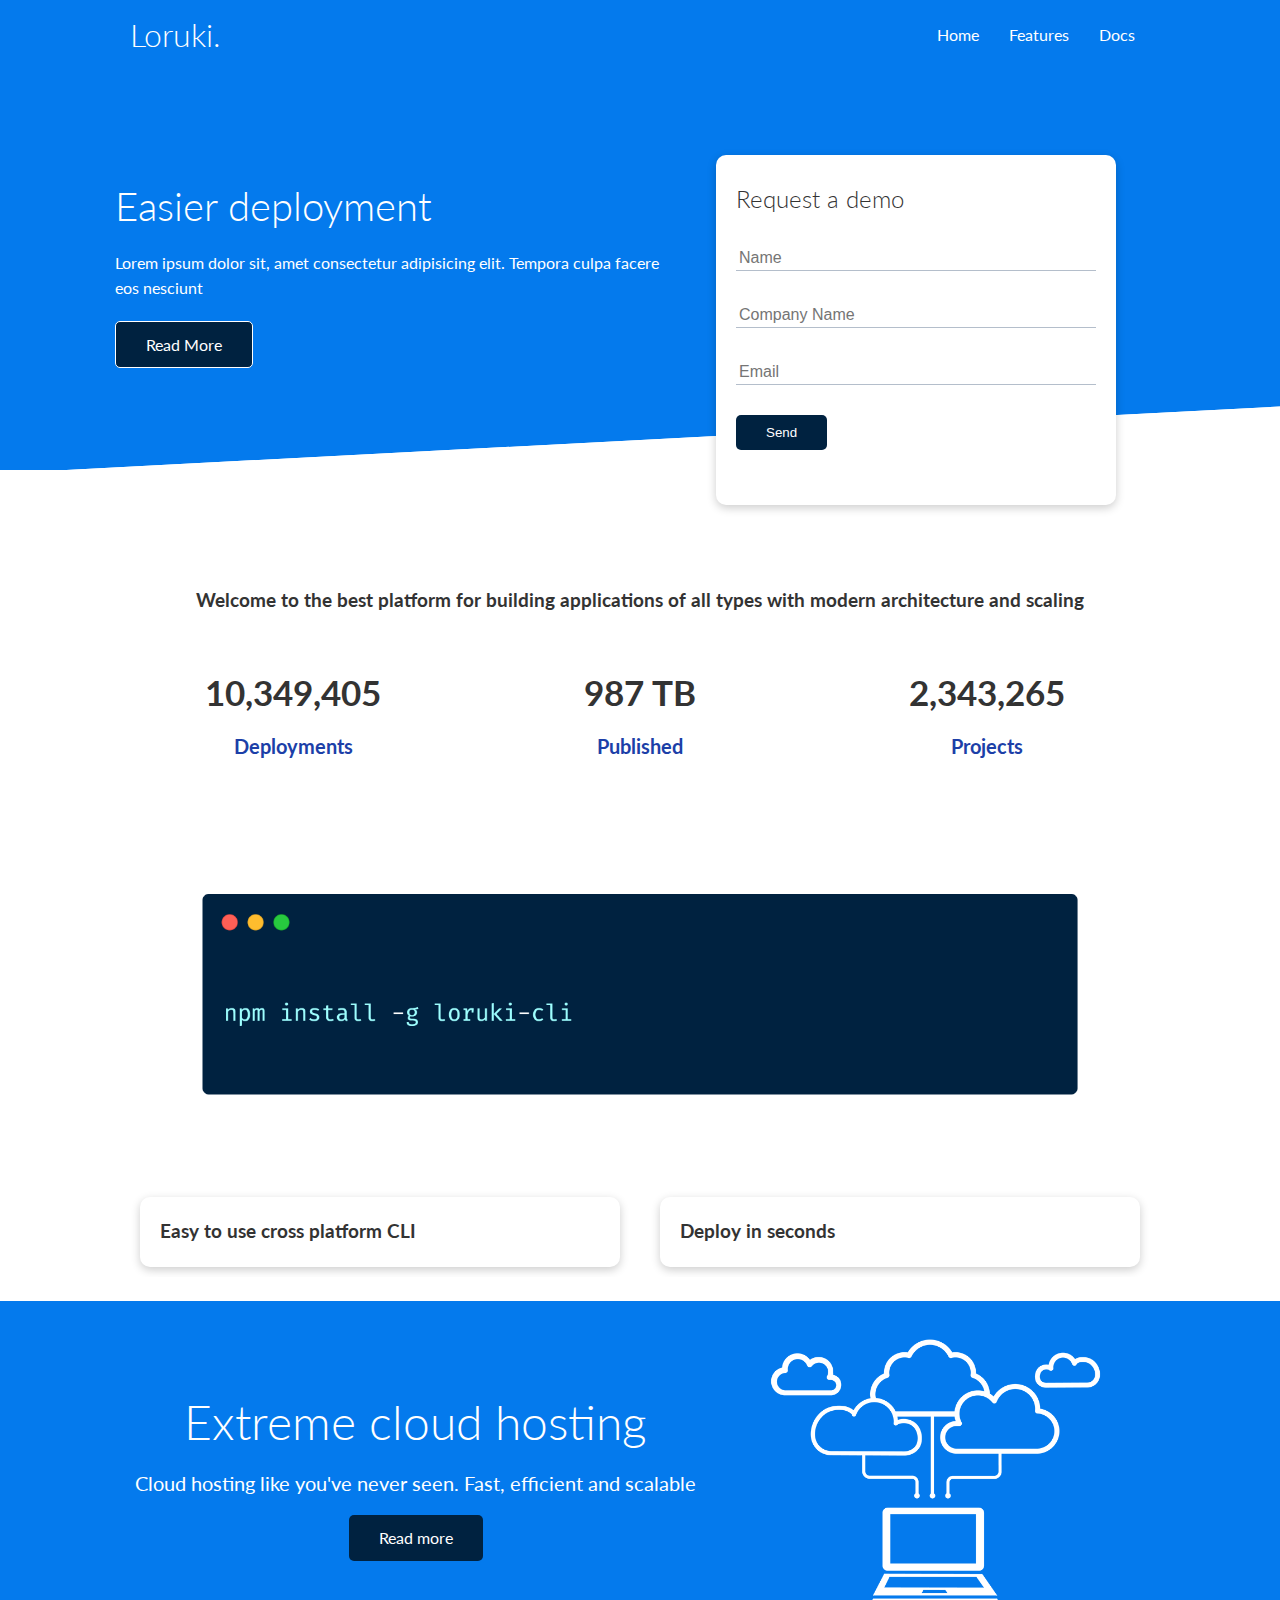
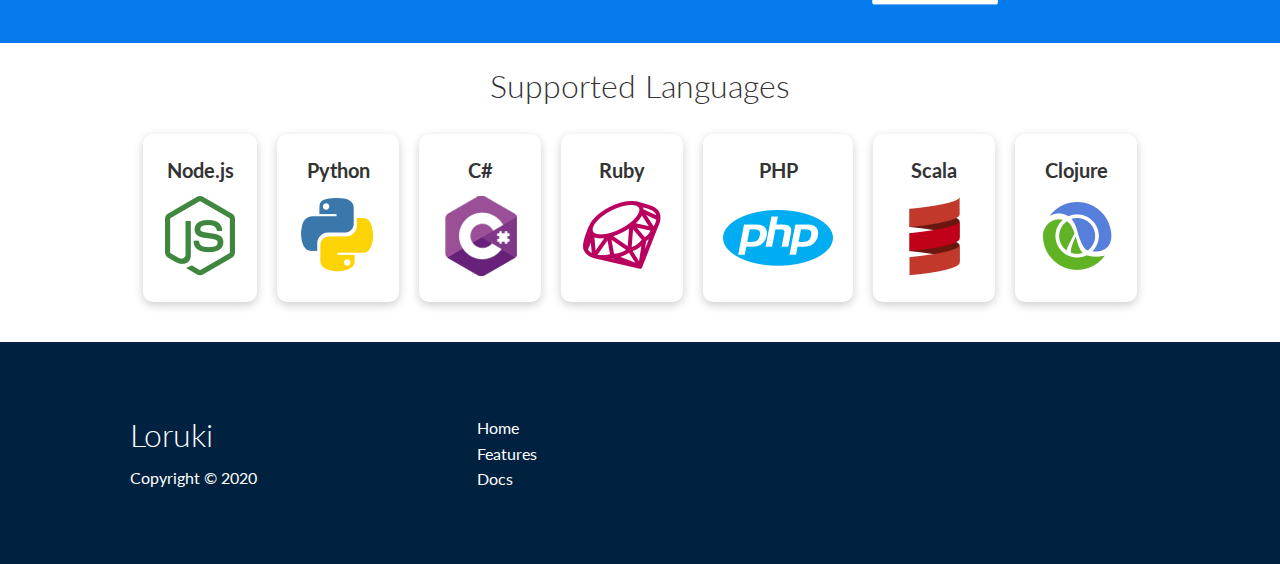
<file: index.html>
<!DOCTYPE html>
<html lang="en">

<head>
    <meta charset="UTF-8">
    <meta name="viewport" content="width=device-width, initial-scale=1.0">
    <title>UI Proj</title>
    <link rel="stylesheet" href="https://cdnjs.cloudflare.com/ajax/libs/font-awesome/5.15.1/css/all.min.css" integrity="sha512-+4zCK9k+qNFUR5X+cKL9EIR+ZOhtIloNl9GIKS57V1MyNsYpYcUrUeQc9vNfzsWfV28IaLL3i96P9sdNyeRssA==" crossorigin="anonymous" />
    <link rel="stylesheet" href="./styles/styles.css">
    <link rel="stylesheet" href="./styles/utilities.css">
</head>

<body>
    <!--Navbar-->
    <div class="navbar">
        <div class="container flex">
            <h1 class="logo">Loruki.</h1>
            <nav>
                <ul>
                    <li><a href="index.html">Home</a></li>
                    <li><a href="features.html">Features</a></li>
                    <li><a href="docs.html">Docs</a></li>
                </ul>
            </nav>
        </div>
    </div>

    <!--Show case -->
    <section class="showcase">
        <div class="container grid">
            <div class="showcase-text">
                <h1>Easier deployment</h1>
                <p>Lorem ipsum dolor sit, amet consectetur adipisicing elit. Tempora culpa facere eos nesciunt


                </p>
                <a href="feature.html" class="btn btn-outline">Read More</a>
            </div>

            <div class="showcase-form card">
                <h2>Request a demo</h2>
                <form>
                    <div class="form-control">
                        <input type="text" name="name" placeholder="Name" required />
                    </div>
                    <div class="form-control">
                        <input type="text" name="company" placeholder="Company Name" required />
                    </div>
                    <div class="form-control">
                        <input type="email" name="email" placeholder="Email" required />
                    </div>
                    <input type="submit" value="Send" class="btn btn-primary">

                </form>

            </div>

        </div>
    </section>
    <section class="stats">
        <div class="container">
            <h3 class="stats-heading text-center my-1">
                Welcome to the best platform for building applications of all types with modern architecture and scaling
            </h3>
            <div class="grid grid-3 text-center my-4">
                <div>
                    <i class="fas fa-server fa-3x"></i>
                    <h3>10,349,405</h3>
                    <p class="text-secondary">Deployments</p>
                </div>
                <div>
                    <i class="fas fa-upload fa-3x"></i>
                    <h3>987 TB</h3>
                    <p class="text-secondary">Published</p>
                </div>
                <div>
                    <i class="fas fa-project-diagram fa-3x"></i>
                    <h3>2,343,265</h3>
                    <p class="text-secondary">Projects</p>
                </div>
            </div>

        </div>
    </section>
    <!-- Cli -->

    <section class="cli">
        <div class="container grid">
            <img src="images/cli.png" alt="">
            <div class="card">
                <h3>Easy to use cross platform CLI</h3>
            </div>
            <div class="card">
                <h3>Deploy in seconds</h3>
            </div>
        </div>
    </section>
    <!-- Cloud -->

    <section class="cloud bg-primary my-2 py-2">
        <div class="container grid">
            <div class="text-center">
                <h2 class="lg">Extreme cloud hosting</h2>
                <p class="lead my-1">Cloud hosting like you've never seen.
                    Fast, efficient and scalable
                </p>
                <a href="features.html" class="btn bg-dark">Read more</a>
            </div>
            <img src="images/cloud.png" alt="">
        </div>
    </section>
    <!-- Langulages -->

    <section class="languages">
        <h2 class="md text-center my2">
            Supported Languages
        </h2>
        <div class="container flex" style="flex-wrap: wrap;">
            <div class="card">
                <h4>Node.js</h4>
                <img src="images/logos/node.png" alt="">
            </div>

            <div class="card">
                <h4>Python</h4>
                <img src="images/logos/python.png" alt="">
            </div>

            <div class="card">
                <h4>C#</h4>
                <img src="images/logos/csharp.png" alt="">
            </div>

            <div class="card">
                <h4>Ruby</h4>
                <img src="images/logos/ruby.png" alt="">
            </div>

            <div class="card">
                <h4>PHP</h4>
                <img src="images/logos/php.png" alt="">
            </div>
            <div class="card">
                <h4>Scala</h4>
                <img src="images/logos/scala.png" alt="">
            </div>
            <div class="card">
                <h4>Clojure</h4>
                <img src="images/logos/clojure.png" alt="">
            </div>

        </div>
    </section>
    <!-- Footer -->

    <footer class="footer bg-dark py-5">
        <div class="container grid grid-3">
            <div>
                <h1>Loruki</h1>
                <p>Copyright &copy; 2020</p>
            </div>
            <nav>
                <ul>
                    <li><a href="index.html"></a>Home</li>
                    <li><a href="features.html"></a>Features</li>
                    <li><a href="docs.html"></a>Docs</li>
                </ul>
            </nav>
            <div class="social">
                <a href="#"><i class="fab fa-twitter fa-2x"></i></a>
                <a href="#"><i class="fab fa-facebook fa-2x"></i></a>
                <a href="#"><i class="fab fa-github fa-2x"></i></a>
                <a href="#"><i class="fab fa-instagram fa-2x"></i></a>
            </div>
        </div>
    </footer>


</body>

</html>
</file>
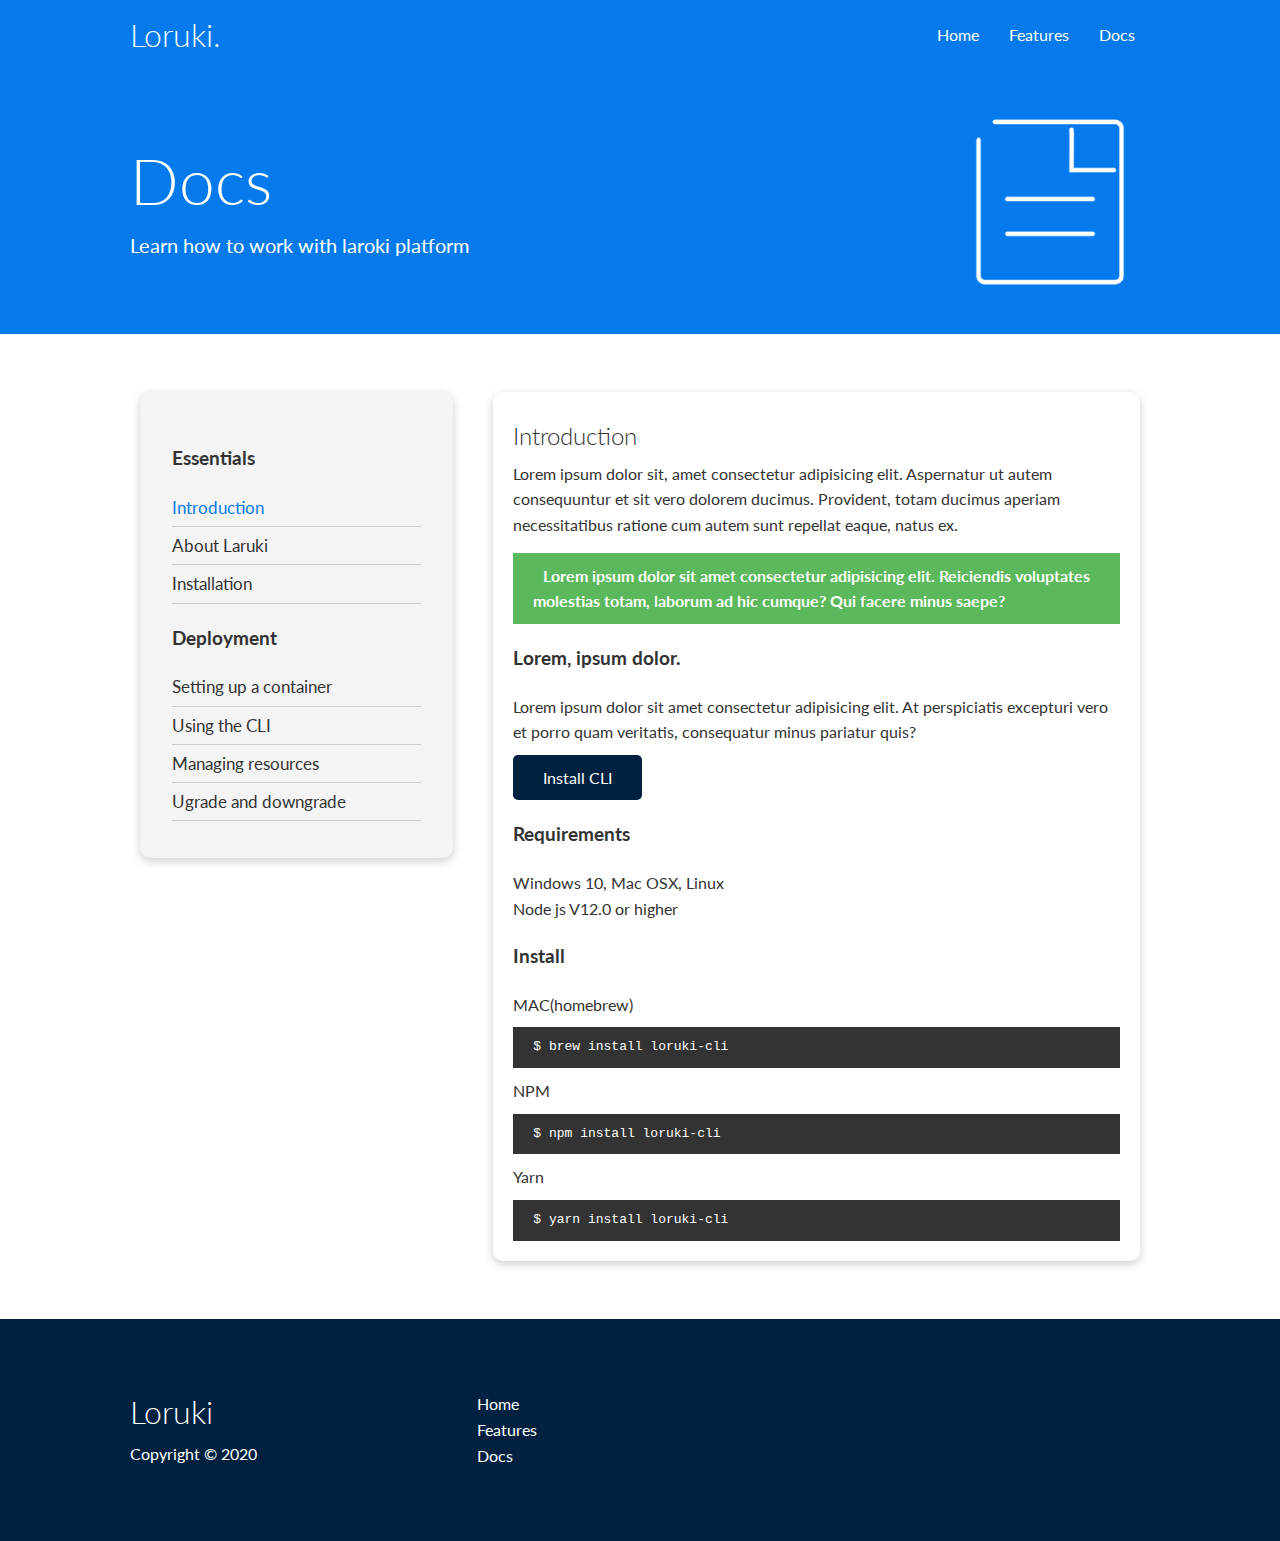
<file: docs.html>
<!DOCTYPE html>
<html lang="en">

<head>
    <meta charset="UTF-8">
    <meta name="viewport" content="width=device-width, initial-scale=1.0">
    <title>UI Proj</title>
    <link rel="stylesheet" href="https://cdnjs.cloudflare.com/ajax/libs/font-awesome/5.15.1/css/all.min.css" integrity="sha512-+4zCK9k+qNFUR5X+cKL9EIR+ZOhtIloNl9GIKS57V1MyNsYpYcUrUeQc9vNfzsWfV28IaLL3i96P9sdNyeRssA==" crossorigin="anonymous" />
    <link rel="stylesheet" href="./styles/styles.css">
    <link rel="stylesheet" href="./styles/utilities.css">
</head>

<body>
    <!--Navbar-->
    <div class="navbar">
        <div class="container flex">
            <h1 class="logo">Loruki.</h1>
            <nav>
                <ul>
                    <li><a href="index.html">Home</a></li>
                    <li><a href="features.html">Features</a></li>
                    <li><a href="docs.html">Docs</a></li>
                </ul>
            </nav>
        </div>
    </div>
    <!-- Head -->

    <section class="docs-head bg-primary py-3">
        <div class="container grid">
            <div>
                <h1 class="xl">Docs</h1>
                <p class="lead">Learn how to work with laroki platform</p>
            </div>
                <img src="images/docs.png" alt="">
        </div>
    </section>

    <section class="docs-main my-4">
        <div class="container grid">
            <div class="card bg-light p-3">
                <h3 class="my-2">Essentials</h3>
                <nav>
                    <ul>
                        <li><a class = "text-primary" href="">Introduction</a></li>
                        <li><a href="">About Laruki</a></li>
                        <li><a href="">Installation</a></li>
                    </ul>
                </nav>

                <h3 class="my-2">Deployment</h3>
                <nav>
                    <ul>
                        <li><a href="">Setting up a container</a></li>
                        <li><a href="">Using the CLI</a></li>
                        <li><a href="">Managing resources</a></li>
                        <li><a href="">Ugrade and downgrade</a></li>
                    </ul>
                </nav>
            </div>

            <div class="card">
                <h2>Introduction</h2>
                <p>Lorem ipsum dolor sit, amet consectetur adipisicing elit. Aspernatur ut autem consequuntur et sit vero dolorem ducimus. Provident, totam ducimus aperiam necessitatibus ratione cum autem sunt repellat eaque, natus ex.</p>
                <div class="alert alert-success">
                    <i class="fas fa-info"></i>Lorem ipsum dolor sit amet consectetur adipisicing elit. Reiciendis voluptates molestias totam, laborum ad hic cumque? Qui facere minus saepe?

                </div>
                <h3>Lorem, ipsum dolor.</h3>
                <p>Lorem ipsum dolor sit amet consectetur adipisicing elit. At perspiciatis excepturi vero et porro quam veritatis, consequatur minus pariatur quis?</p>
                <a href="" class="btn btn-primary">Install CLI</a>

                <h3>Requirements</h3>
                <ul>
                    <li>
                        Windows 10, Mac OSX, Linux
                    </li>
                    <li>
                        Node js V12.0 or higher
                    </li>
                </ul>
                <h3>Install</h3>
                <p>MAC(homebrew)</p>
                <pre><code>$ brew install loruki-cli</code></pre>

                <p>NPM</p>
                <pre><code>$ npm install loruki-cli</code></pre>

                <p>Yarn</p>
                <pre><code>$ yarn install loruki-cli</code></pre>
            </div>
        </div>
    </section>

    <!-- Footer -->

    <footer class="footer bg-dark py-5">
        <div class="container grid grid-3">
            <div>
                <h1>Loruki</h1>
                <p>Copyright &copy; 2020</p>
            </div>
            <nav>
                <ul>
                    <li><a href="index.html"></a>Home</li>
                    <li><a href="features.html"></a>Features</li>
                    <li><a href="docs.html"></a>Docs</li>
                </ul>
            </nav>
            <div class="social">
                <a href="#"><i class="fab fa-twitter fa-2x"></i></a>
                <a href="#"><i class="fab fa-facebook fa-2x"></i></a>
                <a href="#"><i class="fab fa-github fa-2x"></i></a>
                <a href="#"><i class="fab fa-instagram fa-2x"></i></a>
            </div>
        </div>
    </footer>


</body>

</html>
</file>
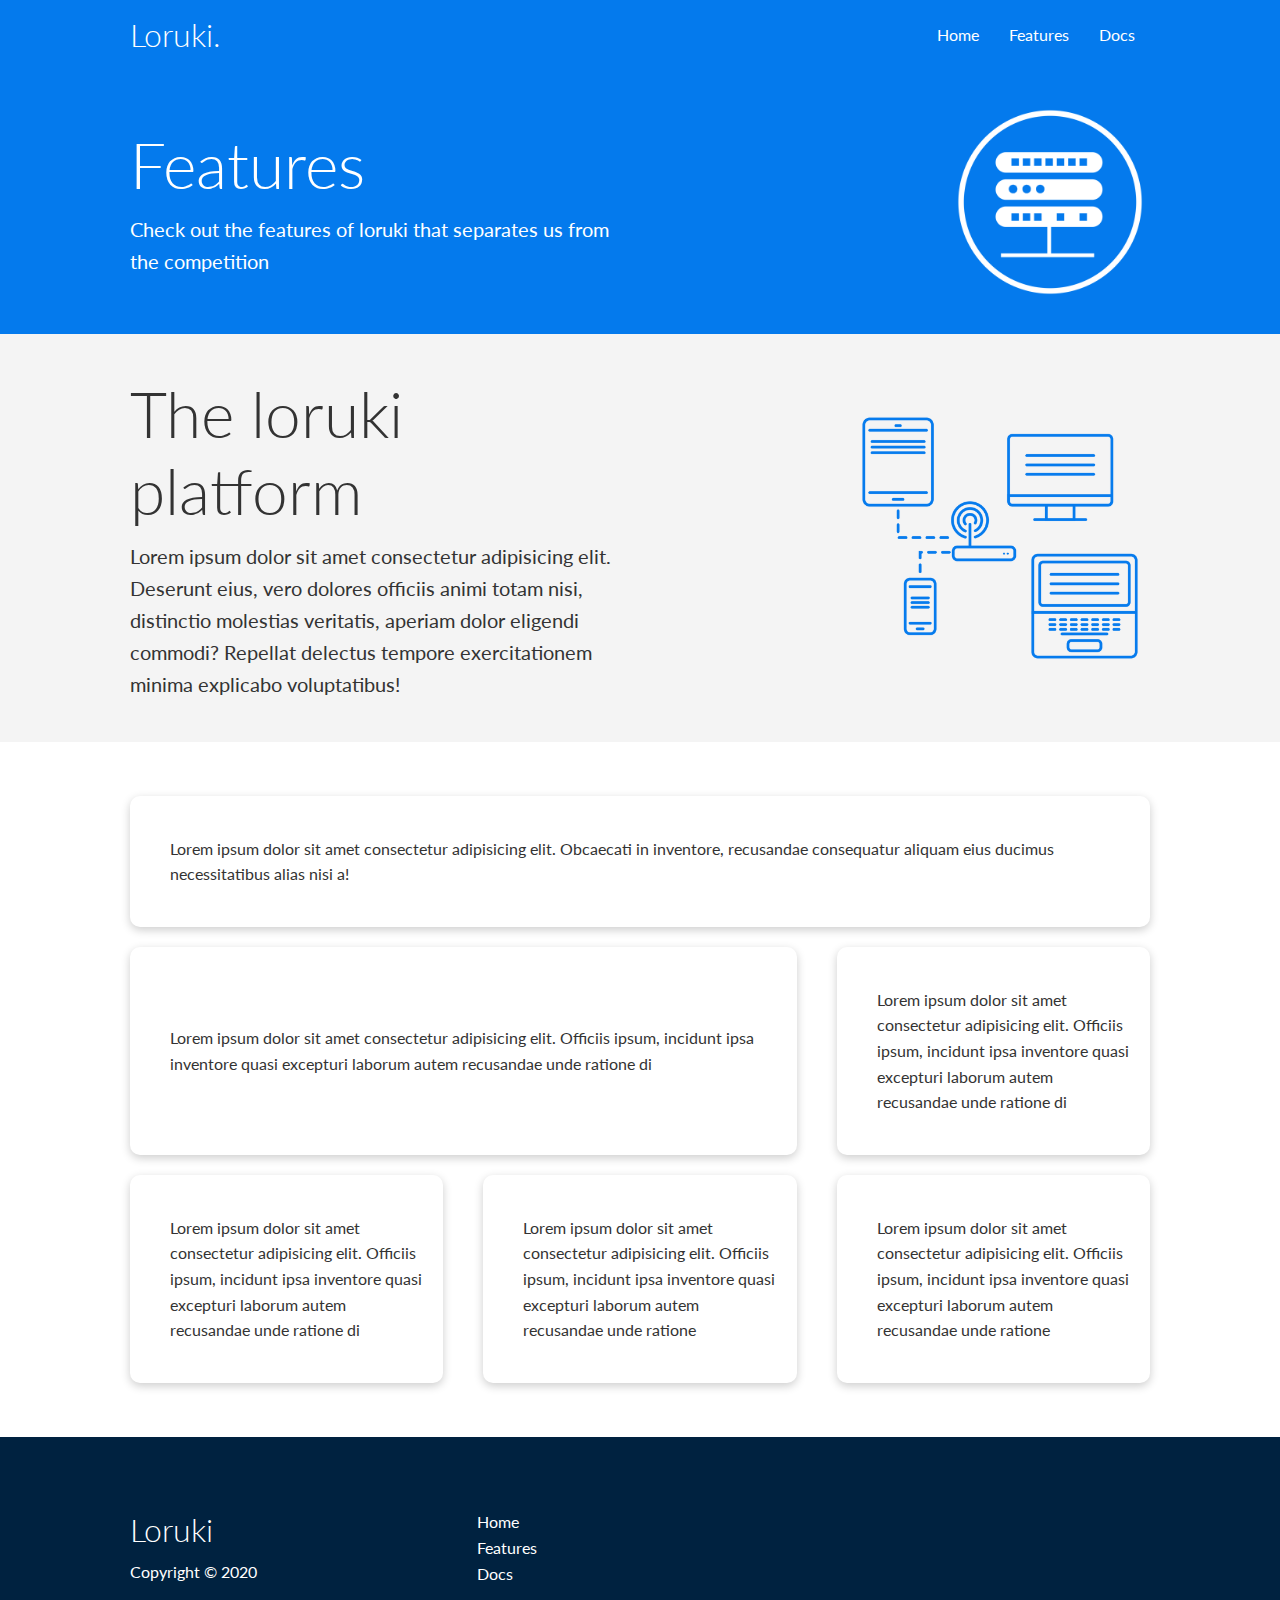
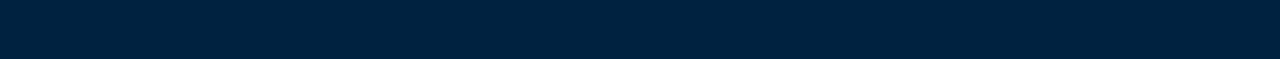
<file: features.html>
<!DOCTYPE html>
<html lang="en">

<head>
    <meta charset="UTF-8">
    <meta name="viewport" content="width=device-width, initial-scale=1.0">
    <title>UI Proj</title>
    <link rel="stylesheet" href="https://cdnjs.cloudflare.com/ajax/libs/font-awesome/5.15.1/css/all.min.css" integrity="sha512-+4zCK9k+qNFUR5X+cKL9EIR+ZOhtIloNl9GIKS57V1MyNsYpYcUrUeQc9vNfzsWfV28IaLL3i96P9sdNyeRssA==" crossorigin="anonymous" />
    <link rel="stylesheet" href="./styles/styles.css">
    <link rel="stylesheet" href="./styles/utilities.css">
</head>

<body>
    <!--Navbar-->
    <div class="navbar">
        <div class="container flex">
            <h1 class="logo">Loruki.</h1>
            <nav>
                <ul>
                    <li><a href="index.html">Home</a></li>
                    <li><a href="features.html">Features</a></li>
                    <li><a href="docs.html">Docs</a></li>
                </ul>
            </nav>
        </div>
    </div>
    <!-- Head -->

    <section class="features-head bg-primary py-3">
        <div class="container grid">
            <div>
                <h1 class="xl">Features</h1>
                <p class="lead">Check out the features of loruki that separates us from the competition</p>
            </div>
                <img src="images/server.png" alt="">
        </div>
    </section>

    <!-- Sub head -->

    <section class="features-sub-head bg-light py-3">
        <div class="container grid">
            <div>
                <h1 class="xl">The loruki platform</h1>
                <p class="lead">Lorem ipsum dolor sit amet consectetur adipisicing elit. Deserunt eius, vero dolores officiis animi totam nisi, distinctio molestias veritatis, aperiam dolor eligendi commodi? Repellat delectus tempore exercitationem minima explicabo voluptatibus!</p>
            </div>
                <img src="images/server2.png" alt="">

        </div>
    </section>

    <section class="features-main my-2">
        <div class="container grid grid-3">
            <div class="card flex">
                <i class="fas fa-server fa-3x"></i>
                <p>Lorem ipsum dolor sit amet consectetur adipisicing elit. Obcaecati in inventore, recusandae consequatur aliquam eius ducimus necessitatibus alias nisi a!</p>
            </div>
            <div class="card flex">
                <i class="fas fa-laptop-code fa-3x"></i>
                <p>Lorem ipsum dolor sit amet consectetur adipisicing elit. Officiis ipsum, incidunt ipsa inventore quasi excepturi laborum autem recusandae unde ratione di</p>
            </div>
            <div class="card flex">
                <i class="fas fa-upload fa-3x"></i>
                <p>Lorem ipsum dolor sit amet consectetur adipisicing elit. Officiis ipsum, incidunt ipsa inventore quasi excepturi laborum autem recusandae unde ratione di</p>
            </div>
            <div class="card flex">
                <i class="fas fa-power-off fa-3x"></i>
                <p>Lorem ipsum dolor sit amet consectetur adipisicing elit. Officiis ipsum, incidunt ipsa inventore quasi excepturi laborum autem recusandae unde ratione di</p>
            </div>
            <div class="card flex">
                <i class="fas fa-share-square fa-3x"></i>
                <p>Lorem ipsum dolor sit amet consectetur adipisicing elit. Officiis ipsum, incidunt ipsa inventore quasi excepturi laborum autem recusandae unde ratione</p>
            </div>
            <div class="card flex">
                <i class="fas fa-hospital-symbol fa-3x"></i>
                <p>Lorem ipsum dolor sit amet consectetur adipisicing elit. Officiis ipsum, incidunt ipsa inventore quasi excepturi laborum autem recusandae unde ratione </p>
            </div>
        </div>
    </section>


    <!-- Footer -->

    <footer class="footer bg-dark py-5">
        <div class="container grid grid-3">
            <div>
                <h1>Loruki</h1>
                <p>Copyright &copy; 2020</p>
            </div>
            <nav>
                <ul>
                    <li><a href="index.html"></a>Home</li>
                    <li><a href="features.html"></a>Features</li>
                    <li><a href="docs.html"></a>Docs</li>
                </ul>
            </nav>
            <div class="social">
                <a href="#"><i class="fab fa-twitter fa-2x"></i></a>
                <a href="#"><i class="fab fa-facebook fa-2x"></i></a>
                <a href="#"><i class="fab fa-github fa-2x"></i></a>
                <a href="#"><i class="fab fa-instagram fa-2x"></i></a>
            </div>
        </div>
    </footer>


</body>

</html>
</file>
<file: styles/styles.css>
@import url('https://fonts.googleapis.com/css2?family=Lato:wght@300&display=swap');

:root{
    --primary-color:#047aed;
    --secondary-color:#1c3fa8;
    --dark-color:#002240;
    --light-color:#f4f4f4;
    --success-color:#5cb85c;
    --error-color:#d9534f;
}


*{
    box-sizing:border-box;
    padding: 0;
    margin:0;
}
body{
    font-family: 'lato','sans-serif';
    color: #333;
    line-height: 1.6;
}
ul{
    list-style-type: none;
}
a{
text-decoration: none;
color: #333;
}
h1,h2{
    font-weight: 300;
    line-height: 1.2;
    margin: 10px 0;
}
p{
    margin: 10px 0;
}
img{
    width: 100%;
}

code,pre {
    background-color: #333;
    color:white;
    padding:10px;
}


/* Navbar styling */
.navbar {
    background-color: var(--primary-color);
    color:white;
    height: 70px;
}
.navbar ul{
    display: flex;
}
.navbar a{
    color: white;
    padding: 10px;
    margin: 0 5px;
}
.navbar a:hover{
    border-bottom: 2px solid white;
}
.navbar .flex{
    justify-content: space-between;
}
/* Showcase */
.showcase{
    height: 400px;
    background-color:var(--primary-color) ;
    color: white;
    position: relative;
}
.showcase h1{
    font-size: 40px;
}
.showcase p{
    margin:20px 0;
}
.showcase .grid{
    grid-template-columns: 55% 45%;
    gap:30px;
    overflow: visible;
}
.showcase-text{
    animation: slideInFromLeft 1s ease-in;
}

.showcase-form{
    position: relative;
    top:60px;
    height: 350px;
    width: 400px;
    padding: 40px;
    z-index: 100;
    justify-content: flex-end;
    animation: slideInFromRight 1s ease-in;
}
.showcase-form .form-control{
    margin: 30px 0;
}
.showcase-form input[type="text"],
.showcase-form input[type="email"]{
    border:0;
    border-bottom: 1px solid #b4becb;
    width: 100%;
    padding: 3px;
    font-size: 16px;
}
.showcase-form input:focus{
    outline: none;
}

.showcase::before, .showcase::after{
    content: '';
    position:absolute;
    height: 100px;
    bottom: -70px;
    right: 0;
    left:0;
    background-color: white;
    transform: skewY(-3deg);
    -webkit-transform: skewY(-3deg);
    -moz-transform: skewY(-3deg);
    -ms-transform: skewY(-3deg);
}

/* Stats */
.stats{
    padding-top:100px;
    animation: slideInFromBottom 1s ease-in;
}

.stats-heading{
    max-width: 1100px;
    /* margin: auto; */

}
.stats .grid h3{
font-size: 35px;
}
.stats .grid p{
    font-size: 20px;
    font-weight: bold;
}

/* Cli */

.cli.grid{
    grid-template-columns: 1fr,1fr;
    grid-template-rows:1fr,1fr;
}
.cli .grid > *:first-child{
    grid-column: 1/span 2;
    grid-row:1/span 2;
}
/* Cloud */
.cloud .grid{
    grid-template-columns: 4fr 3fr;
}

/* Languages */
.languages .card{
    text-align: center;
    margin:18px 10px 40px;
    transition: transform 0.2s ease-in;
}
.languages .card:hover{
    transform:translateY(-15px);
}

.languages .card h4{
    font-size: 20px;
    margin-bottom: 10px;
}

/* Features */
.features-head img{
    width: 200px;
    justify-self: flex-end;
}
.features-sub-head img{
    width: 300px;
    justify-self: flex-end;
}

.features-main .card >i{
    margin-right: 20px;
}

.features-main .grid{
    padding: 30px;
}
.features-main .grid >*:first-child{
    grid-column: 1/ span 3;
    
}
.features-main .grid >*:nth-child(2){
    grid-column: 1/ span 2;
}

/* Docs */

.docs-main h3{
    margin: 20px 0;
}
.docs-main .grid{
    grid-template-columns: 1fr 2fr;
    align-items: flex-start;
}

.docs-main nav li{
    font-size: 17px;
    padding-bottom: 5px;
    border-bottom: 1px #ccc solid;
    margin-bottom: 5px;
}
.docs-main a:hover{
    font-weight: bold;
}

.docs-head img{
    width: 200px;
    justify-self: flex-end;
}


/* Footer */
.footer .social a{
    margin:0 10px;
}
/* Animations */
@keyframes slideInFromLeft{
    0%{
        transform: translateX(-100%);
    }
    100%{
        transform: translateX(0);
    }
}
@keyframes slideInFromRight{
    0%{
        transform: translateX(100%);
    }
    100%{
        transform: translateX(0);
    }
}
@keyframes slideInFromTop{
    0%{
        transform: translateY(-100%);
    }
    100%{
        transform: translateX(0);
    }
}
@keyframes slideInFromBottom{
    0%{
        transform: translateY(100%);
    }
    100%{
        transform: translateX(0);
    }
}



/* Tablets and under */

@media(max-width:768px){

    .grid,
    .showcase .grid,
    .stats .grid,
    .cli .grid,
    .cloud .grid,
    .features-main .grid,
    .docs-main .grid{
        grid-template-columns: 1fr;
        grid-template-rows: 1fr;
    }

    .showcase{
        height: auto;
    }
    .showcase-text{
        text-align: center;
        margin-top:40px;
        animation: slideInFromTop 1s ease-in;
    }
    .showcase-form{
        justify-self: center;
        animation: slideInFromBottom 1s ease-in;
    }

    .cli .grid > *:first-child{
        grid-column: 1;
        grid-row:1;
    }

    .features-head,
    .features-sub-head,
    .docs-head{
        text-align: center;
    }
    .features-head img,
    .features-sub-head img,
    .docs-head img{
        justify-self: center;
    }
    .features-main .grid >*:first-child,
    .features-main .grid >*:nth-child(2){
        grid-column: 1;
    }
    

}

/* Mobile */
@media(max-width:500px){

    .navbar{
        height: 110px;
    }
    .navbar .flex{
        flex-direction: column;
    }
    .navbar ul{
        padding: 10px;
        background-color: rgba(0,0,0,0.1);
    }

}
</file>
<file: styles/utilities.css>
/* Utilities */
.container{
    max-width: 1100px;
    margin: 0 auto;
    overflow: auto;
    padding: 0 40px;
}
.flex{
    display: flex;
    justify-content: center;
    align-items: center;
    height: 100%;
}
.grid{
    display: grid;
    grid-template-columns: 1fr 1fr;
    gap:20px;
    justify-content: center;
    align-items: center;
    height: 100%;
}
.grid-3{
    grid-template-columns: 1fr 1fr 1fr;
}
.card{
    background-color: white;
    color: #333;
    border-radius: 10px;
    box-shadow: 0 3px 10px rgba(0,0,0,0.2);
    padding: 20px;
    margin: 10px;
}

.btn{
    display: inline-block;
    padding: 10px 30px;
    cursor: pointer;
    background-color: var(--primary-color);
    color:white;
    border: none;
    border-radius: 5px;
}
.btn-outline{
    background-color: transparent;
    border: 1px solid white;
}
.btn:hover{
    transform: scale(.98);
}
.text-center{
    text-align: center;
}
/* Alert */
.alert{
    background-color: var(--light-color);
    padding:10px 20px;
    font-weight: bold;
    margin:15px 0;
}
.alert i{
    margin-right: 10px;
}
.alert-success{
    background-color: var(--success-color);
    color: white;
}
.alert-error{
    background-color: var(--error-color);
}

/* bg and clr btns */
.bg-primary,.btn, .bg-primary{
    background-color: var(--primary-color);
    color:white
}
.bg-secondary,.btn, .bg-secondary{
    background-color: var(--secondary-color);
    color:white
}

.bg-light,.btn,.bg-light{
    background-color: var(--light-color);
    color:#333;
}

.bg-dark,.btn, .bg-dark{
    background-color: var(--dark-color);
    color:white
}


.bg-primary a,
.btn-primary a,
.bg-secondary a,
.btn-secondary a,
.bg-dark a,
.btn-dark a{
    color:white
}

/* Text color */

/* bg and clr btns */
.text-primary{
    color: var(--primary-color);

}
.text-secondary{
    color: var(--secondary-color);
}

.text-light{
    color: var(--light-color);
}

.text-dark{
    color: var(--dark-color);
}



/* Lead */
.lead{
    font-size: 20px;
}
.sm{
    font-size: 1rem;
}
.md{
    font-size: 2rem;
}
.lg{
    font-size: 3rem;
}
.xl{
    font-size: 4rem;
}

/* margin */
.my-1{
margin: 1rem 0;
}
.my-2{
    margin: 1.5rem 0;
    }
    .my-3{
        margin: 2rem 0;
        }
        .my-4{
            margin: 3rem 0;
            }
            .my-5{
                margin: 4rem 0;
                }

                .m-1{
                    margin: 1rem;
                    }
                    .m-2{
                        margin: 1.5rem;
                        }
                        .m-3{
                            margin: 2rem;
                            }
                            .m-4{
                                margin: 3rem;
                                }
                                .m-5{
                                    margin: 4rem;
                                    }                

/* PADDING */
.py-1{
    padding: 1rem 0;
    }
    .py-2{
        padding: 1.5rem 0;
        }
        .py-3{
            padding: 2rem 0;
            }
            .py-4{
                padding: 3rem 0;
                }
                .py-5{
                    padding: 4rem 0;
                    }
    
                    .p-1{
                        padding: 1rem;
                     }
                        .p-2{
                            padding: 1.5rem;
                            }
                            .p-3{
                                padding: 2rem;
                                }
                                .p-4{
                                    padding: 3rem;
                                    }
                                    .p-5{
                                        padding: 4rem;
                                        }
</file>
